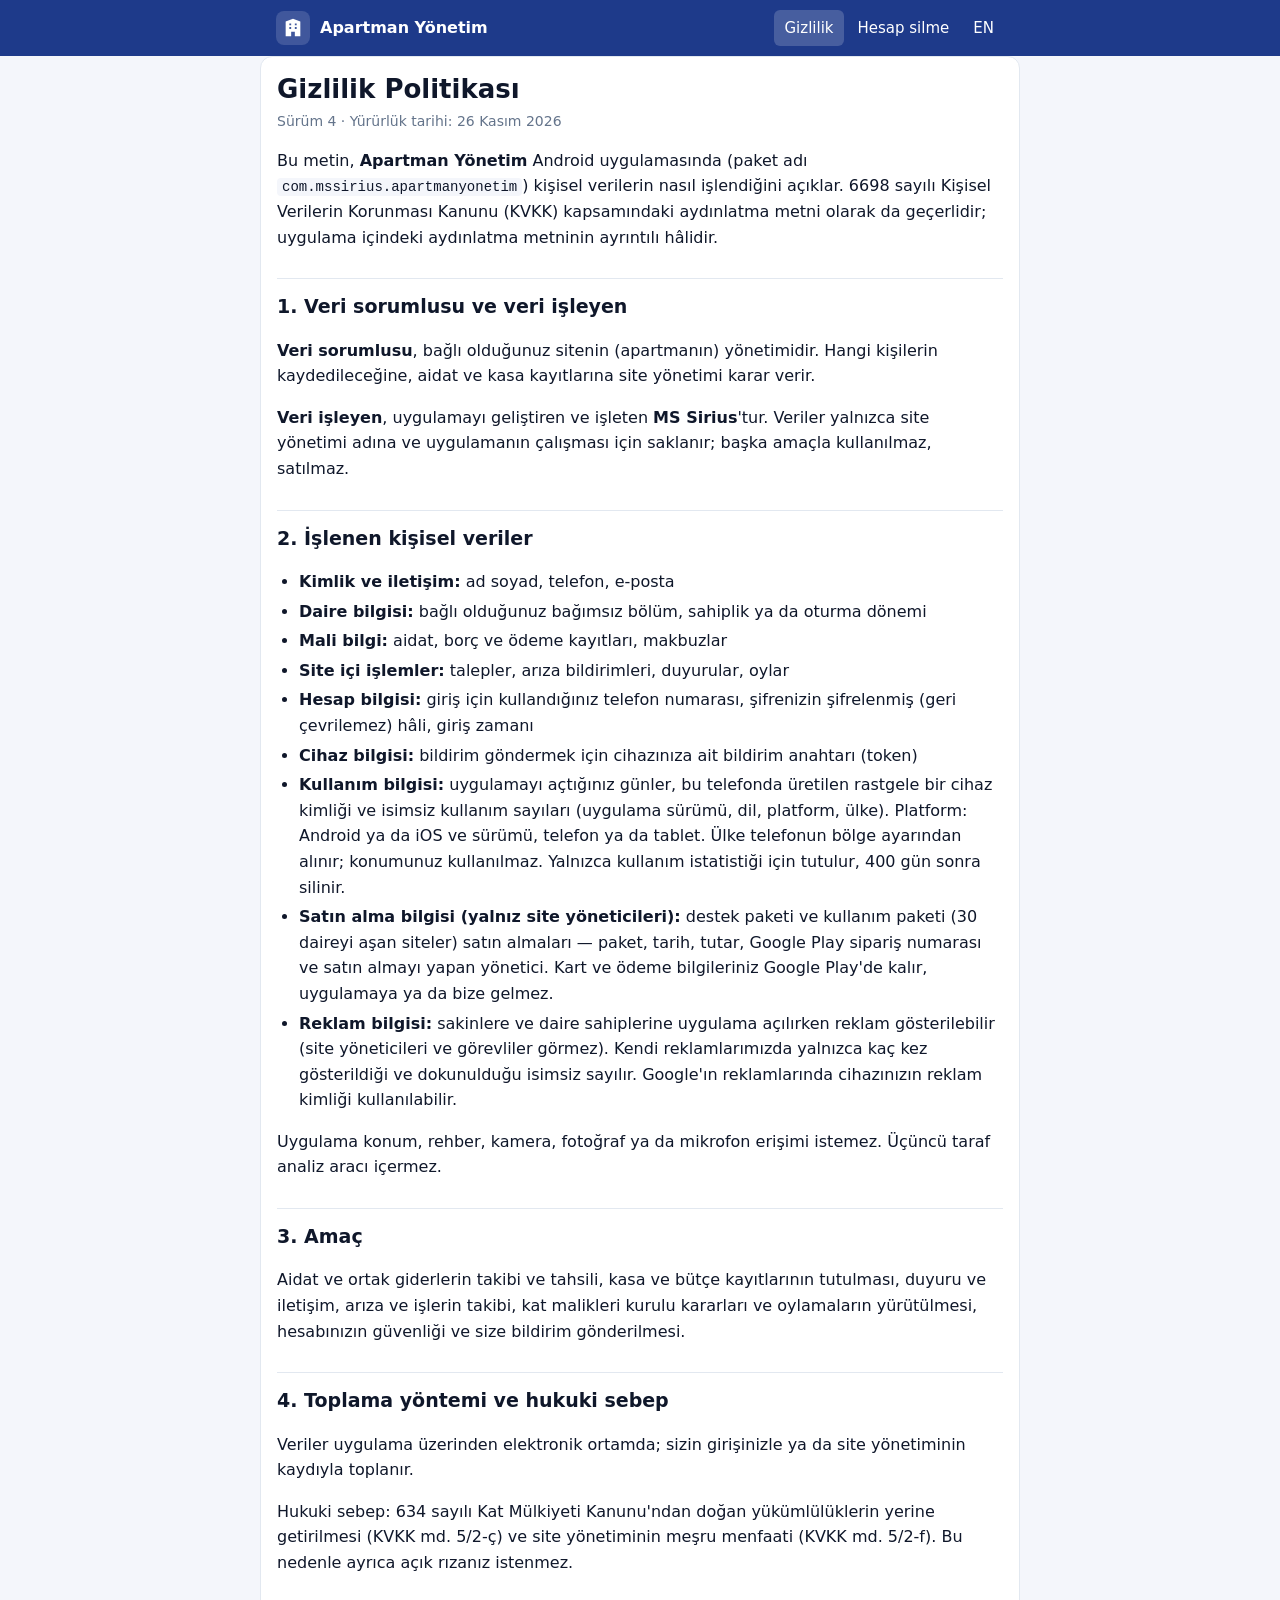
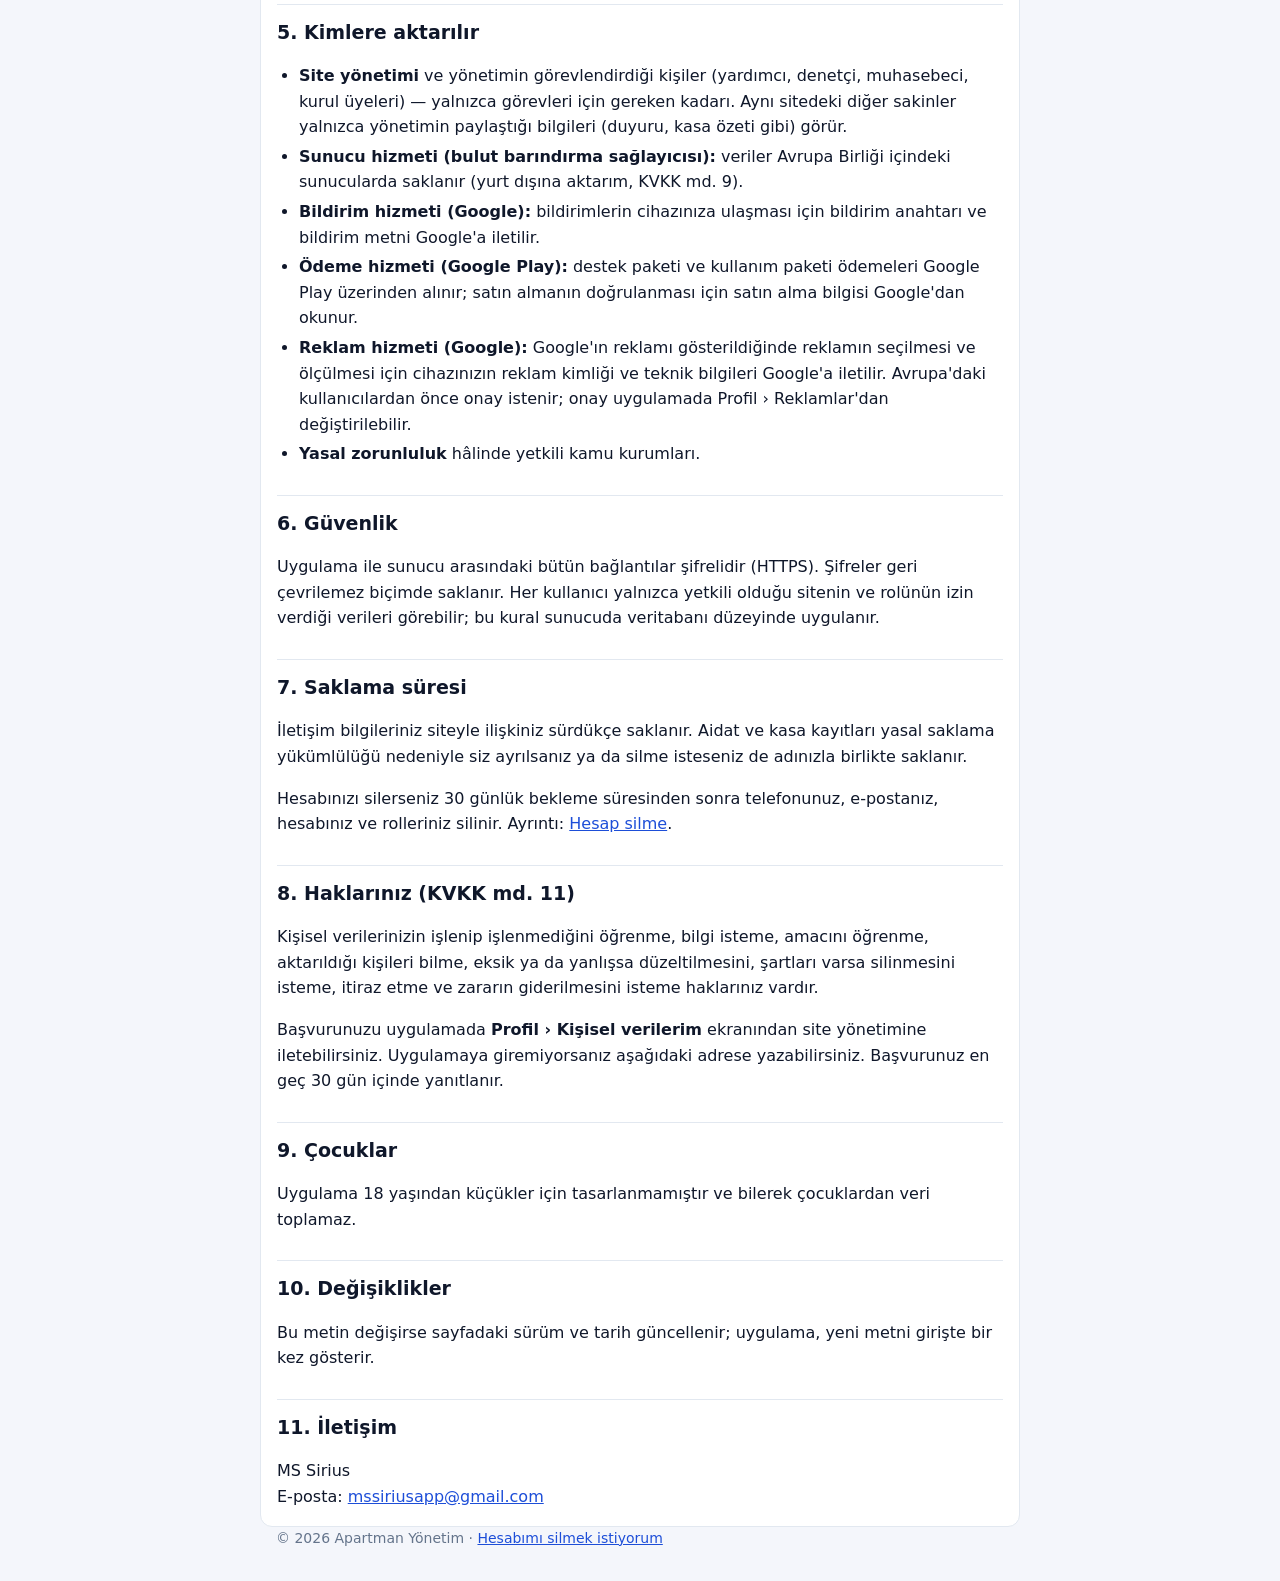
<file: index.html>
<!doctype html>
<html lang="tr"><head><meta charset="utf-8"><meta name="viewport" content="width=device-width, initial-scale=1">
<title>Apartman Yönetim</title><meta http-equiv="refresh" content="0; url=gizlilik.html">
<link rel="stylesheet" href="stil.css"></head>
<body><main class="wrap"><p><a href="gizlilik.html">Gizlilik Politikası</a> · <a href="hesap-silme.html">Hesap silme</a></p></main></body></html>
</file>
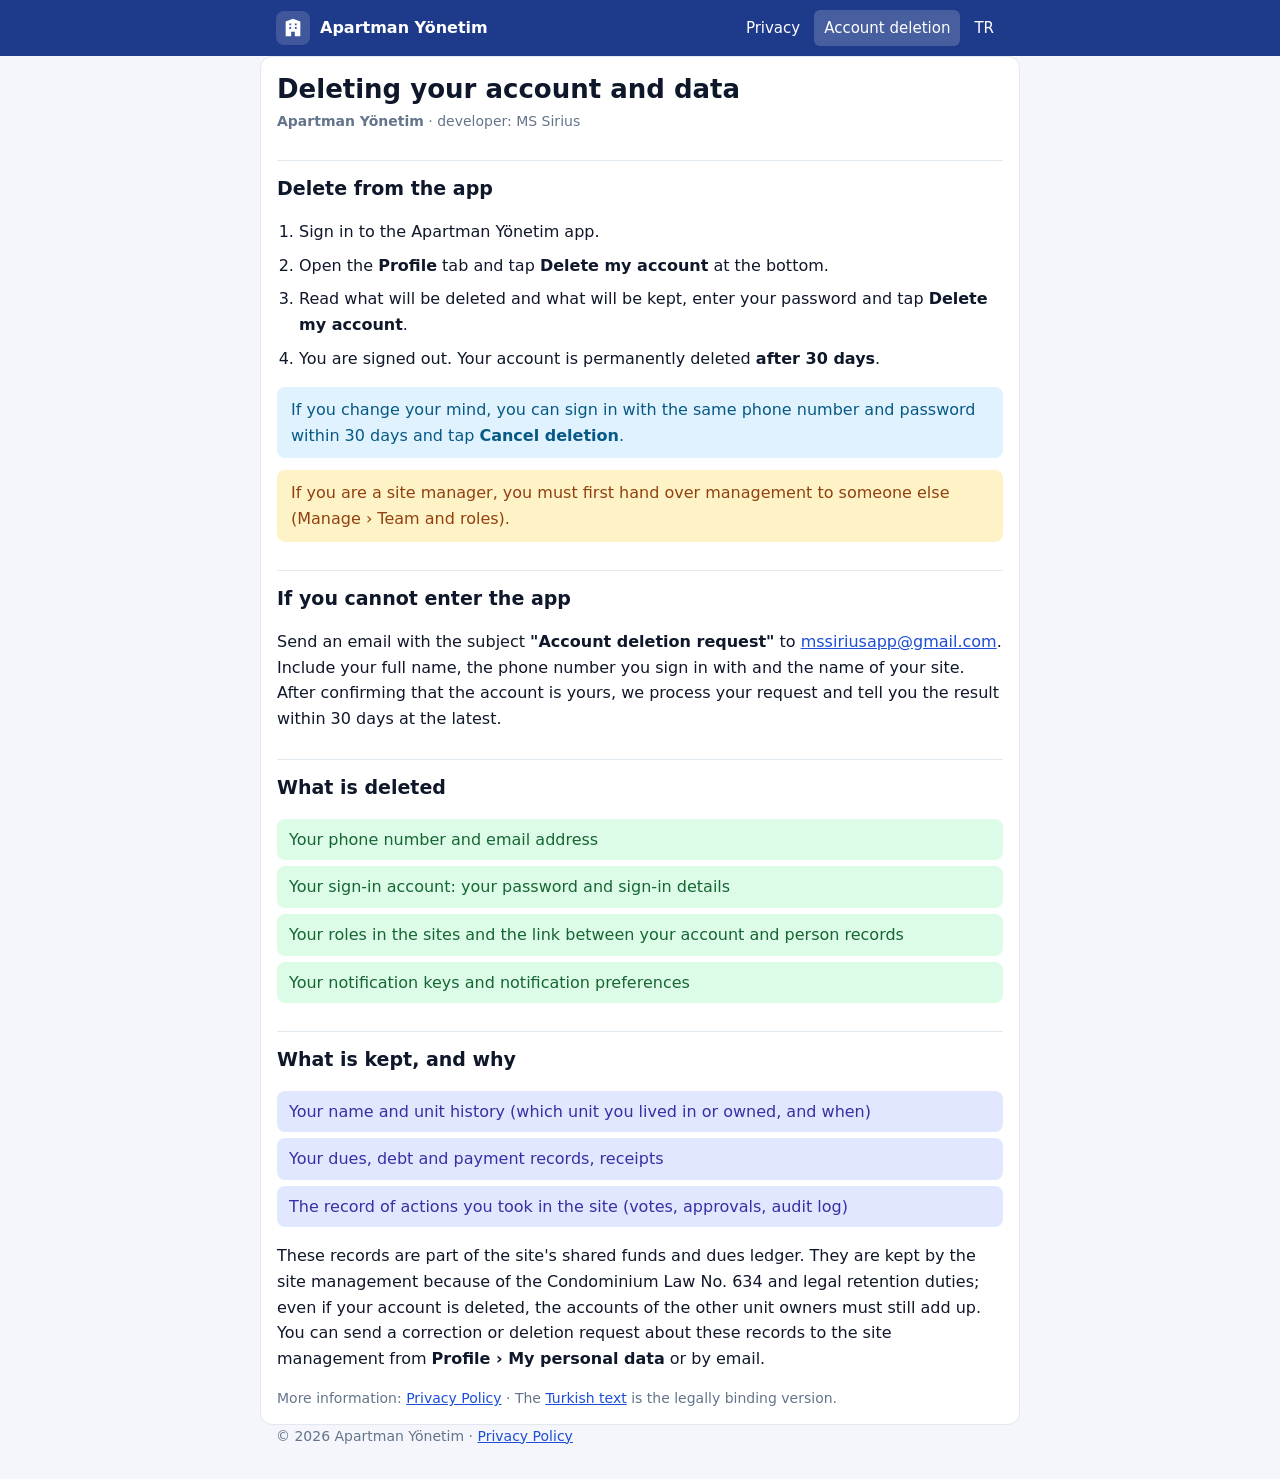
<file: account-deletion.html>
<!doctype html>
<html lang="en">
<head>
<meta charset="utf-8">
<meta name="viewport" content="width=device-width, initial-scale=1">
<title>Account Deletion · Apartman Yönetim</title>
<meta name="description" content="How to delete your Apartman Yönetim account and data.">
<link rel="stylesheet" href="stil.css">
</head>
<body>
<header class="bar">
  <div class="wrap bar-in">
    <span class="logo" aria-hidden="true"><svg viewBox="0 0 24 24" width="22" height="22"><path fill="#fff" d="M4 21V5l8-3 8 3v16h-6v-5h-4v5H4Zm4-12h2V7H8v2Zm0 4h2v-2H8v2Zm6-4h2V7h-2v2Zm0 4h2v-2h-2v2Z"/></svg></span>
    <span class="brand">Apartman Yönetim</span>
    <nav><a href="privacy.html">Privacy</a><a href="account-deletion.html" aria-current="page">Account deletion</a><a href="hesap-silme.html" lang="tr">TR</a></nav>
  </div>
</header>

<main class="wrap">
  <h1>Deleting your account and data</h1>
  <p class="meta"><b>Apartman Yönetim</b> · developer: MS Sirius</p>

  <h2>Delete from the app</h2>
  <ol class="steps">
    <li>Sign in to the Apartman Yönetim app.</li>
    <li>Open the <b>Profile</b> tab and tap <b>Delete my account</b> at the bottom.</li>
    <li>Read what will be deleted and what will be kept, enter your password and tap <b>Delete my account</b>.</li>
    <li>You are signed out. Your account is permanently deleted <b>after 30 days</b>.</li>
  </ol>
  <div class="note">If you change your mind, you can sign in with the same phone number and password within 30 days
  and tap <b>Cancel deletion</b>.</div>
  <div class="note warn">If you are a site manager, you must first hand over management to someone else
  (Manage › Team and roles).</div>

  <h2>If you cannot enter the app</h2>
  <p>Send an email with the subject <b>"Account deletion request"</b> to
  <a href="mailto:mssiriusapp@gmail.com?subject=Account%20deletion%20request">mssiriusapp@gmail.com</a>. Include your
  full name, the phone number you sign in with and the name of your site. After confirming that the account is yours,
  we process your request and tell you the result within 30 days at the latest.</p>

  <h2>What is deleted</h2>
  <ul class="list ok">
    <li>Your phone number and email address</li>
    <li>Your sign-in account: your password and sign-in details</li>
    <li>Your roles in the sites and the link between your account and person records</li>
    <li>Your notification keys and notification preferences</li>
  </ul>

  <h2>What is kept, and why</h2>
  <ul class="list keep">
    <li>Your name and unit history (which unit you lived in or owned, and when)</li>
    <li>Your dues, debt and payment records, receipts</li>
    <li>The record of actions you took in the site (votes, approvals, audit log)</li>
  </ul>
  <p>These records are part of the site's shared funds and dues ledger. They are kept by the site management because
  of the Condominium Law No. 634 and legal retention duties; even if your account is deleted, the accounts of the other
  unit owners must still add up. You can send a correction or deletion request about these records to the site
  management from <b>Profile › My personal data</b> or by email.</p>

  <p class="meta">More information: <a href="privacy.html">Privacy Policy</a> ·
  The <a href="hesap-silme.html" lang="tr">Turkish text</a> is the legally binding version.</p>
</main>

<footer class="wrap foot">© 2026 Apartman Yönetim · <a href="privacy.html">Privacy Policy</a></footer>
</body>
</html>
</file>
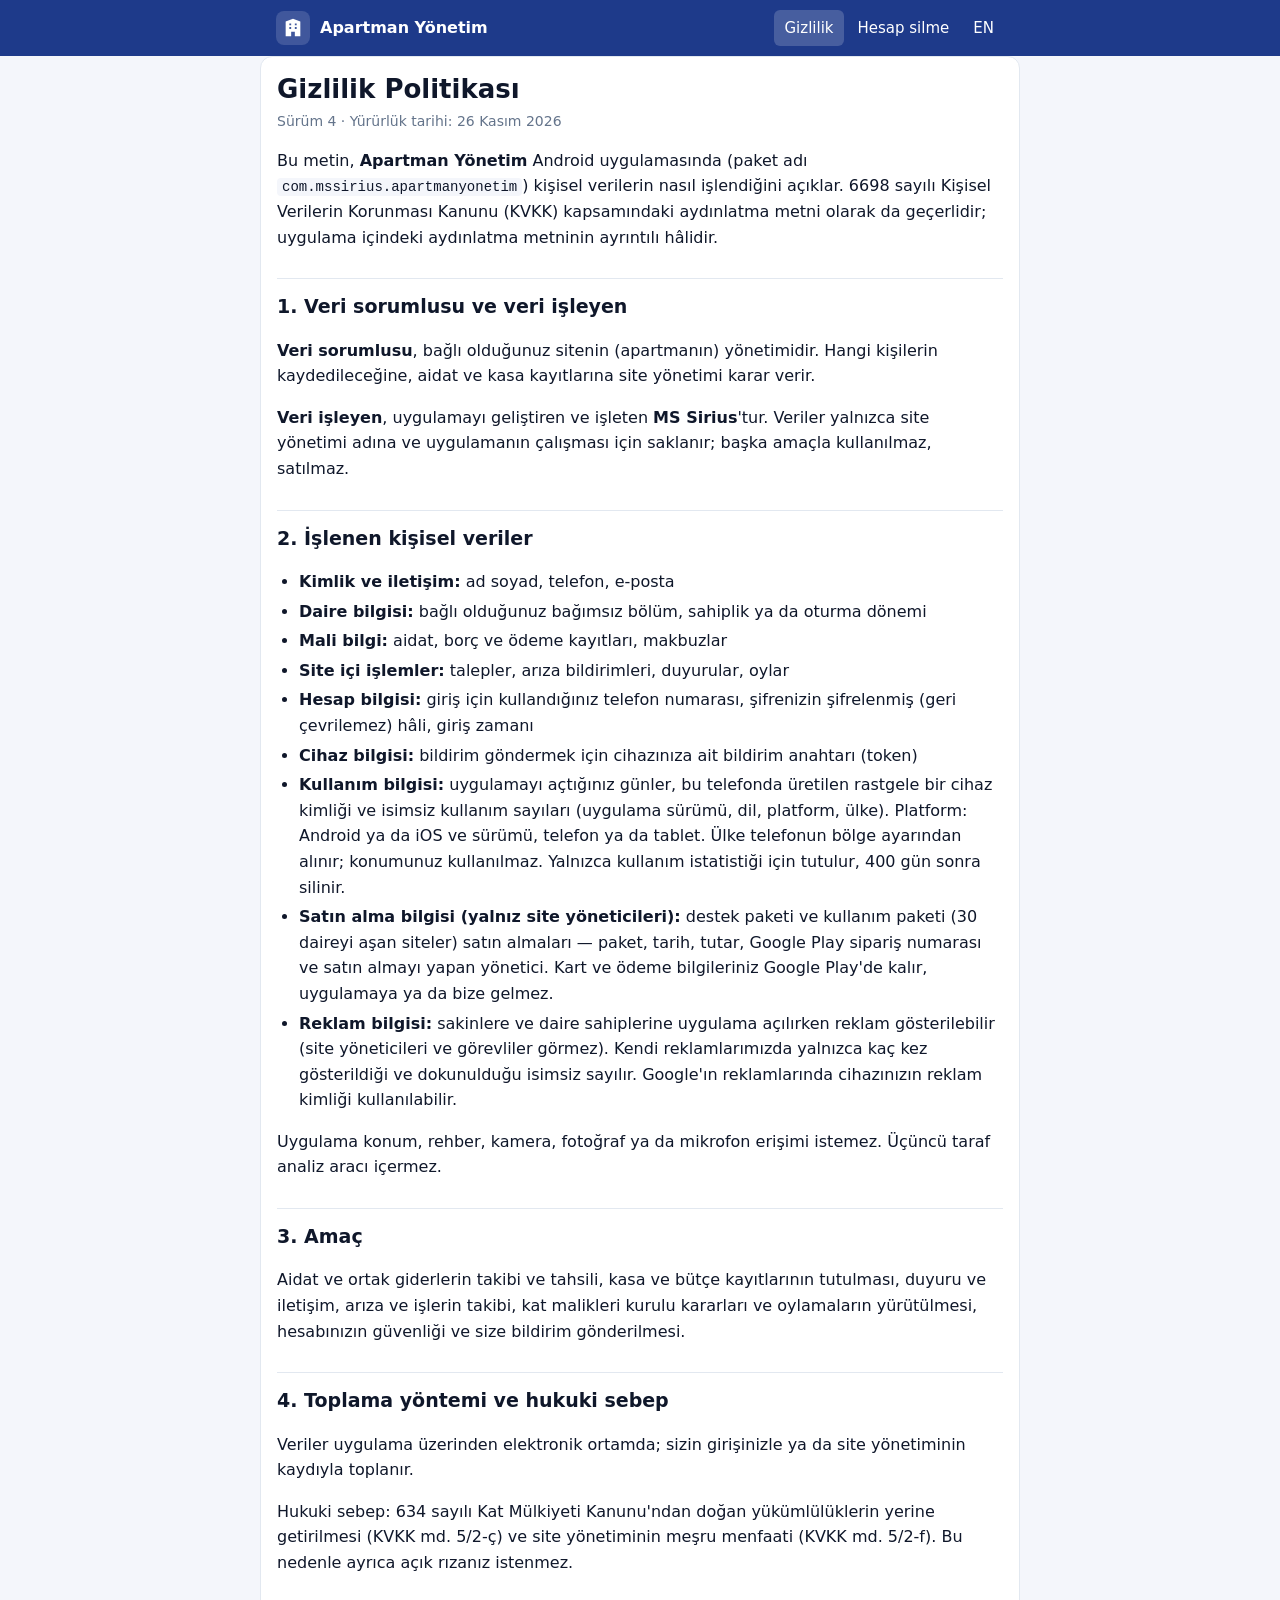
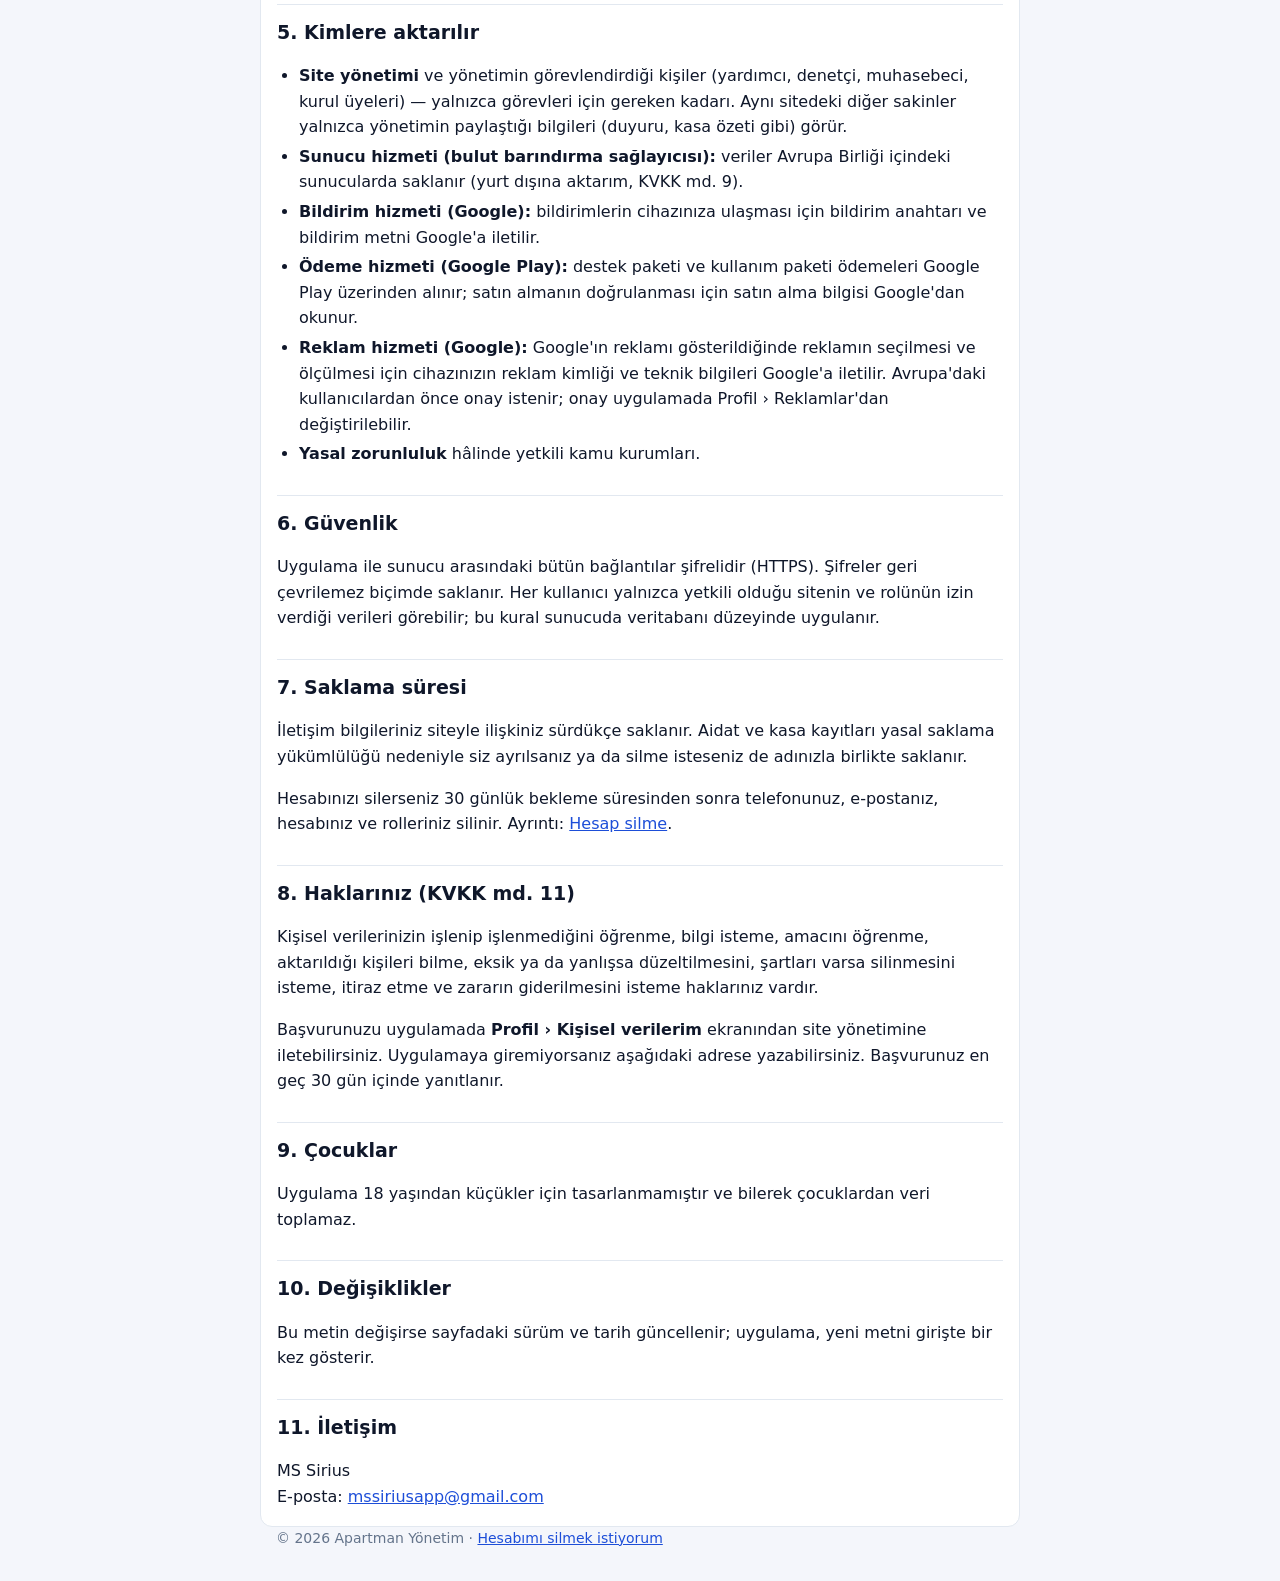
<file: gizlilik.html>
<!doctype html>
<html lang="tr">
<head>
<meta charset="utf-8">
<meta name="viewport" content="width=device-width, initial-scale=1">
<title>Gizlilik Politikası · Apartman Yönetim</title>
<meta name="description" content="Apartman Yönetim uygulamasının gizlilik politikası ve KVKK aydınlatma metni.">
<link rel="stylesheet" href="stil.css">
</head>
<body>
<header class="bar">
  <div class="wrap bar-in">
    <span class="logo" aria-hidden="true"><svg viewBox="0 0 24 24" width="22" height="22"><path fill="#fff" d="M4 21V5l8-3 8 3v16h-6v-5h-4v5H4Zm4-12h2V7H8v2Zm0 4h2v-2H8v2Zm6-4h2V7h-2v2Zm0 4h2v-2h-2v2Z"/></svg></span>
    <span class="brand">Apartman Yönetim</span>
    <nav><a href="gizlilik.html" aria-current="page">Gizlilik</a><a href="hesap-silme.html">Hesap silme</a><a href="privacy.html" lang="en">EN</a></nav>
  </div>
</header>

<main class="wrap">
  <h1>Gizlilik Politikası</h1>
  <p class="meta">Sürüm 4 · Yürürlük tarihi: 26 Kasım 2026</p>

  <p>Bu metin, <b>Apartman Yönetim</b> Android uygulamasında (paket adı <code>com.mssirius.apartmanyonetim</code>)
  kişisel verilerin nasıl işlendiğini açıklar. 6698 sayılı Kişisel Verilerin Korunması Kanunu (KVKK) kapsamındaki
  aydınlatma metni olarak da geçerlidir; uygulama içindeki aydınlatma metninin ayrıntılı hâlidir.</p>

  <h2>1. Veri sorumlusu ve veri işleyen</h2>
  <p><b>Veri sorumlusu</b>, bağlı olduğunuz sitenin (apartmanın) yönetimidir. Hangi kişilerin kaydedileceğine,
  aidat ve kasa kayıtlarına site yönetimi karar verir.</p>
  <p><b>Veri işleyen</b>, uygulamayı geliştiren ve işleten <b>MS Sirius</b>'tur. Veriler
  yalnızca site yönetimi adına ve uygulamanın çalışması için saklanır; başka amaçla kullanılmaz, satılmaz.</p>

  <h2>2. İşlenen kişisel veriler</h2>
  <ul>
    <li><b>Kimlik ve iletişim:</b> ad soyad, telefon, e-posta</li>
    <li><b>Daire bilgisi:</b> bağlı olduğunuz bağımsız bölüm, sahiplik ya da oturma dönemi</li>
    <li><b>Mali bilgi:</b> aidat, borç ve ödeme kayıtları, makbuzlar</li>
    <li><b>Site içi işlemler:</b> talepler, arıza bildirimleri, duyurular, oylar</li>
    <li><b>Hesap bilgisi:</b> giriş için kullandığınız telefon numarası, şifrenizin şifrelenmiş (geri çevrilemez) hâli, giriş zamanı</li>
    <li><b>Cihaz bilgisi:</b> bildirim göndermek için cihazınıza ait bildirim anahtarı (token)</li>
    <li><b>Kullanım bilgisi:</b> uygulamayı açtığınız günler, bu telefonda üretilen rastgele bir cihaz kimliği ve
      isimsiz kullanım sayıları (uygulama sürümü, dil, platform, ülke). Platform: Android ya da iOS ve sürümü, telefon
      ya da tablet. Ülke telefonun bölge ayarından alınır; konumunuz kullanılmaz. Yalnızca kullanım istatistiği için
      tutulur, 400 gün sonra silinir.</li>
    <li><b>Satın alma bilgisi (yalnız site yöneticileri):</b> destek paketi ve kullanım paketi (30 daireyi aşan siteler) satın almaları — paket, tarih, tutar,
      Google Play sipariş numarası ve satın almayı yapan yönetici. Kart ve ödeme bilgileriniz Google Play'de kalır,
      uygulamaya ya da bize gelmez.</li>
    <li><b>Reklam bilgisi:</b> sakinlere ve daire sahiplerine uygulama açılırken reklam gösterilebilir (site
      yöneticileri ve görevliler görmez). Kendi reklamlarımızda yalnızca kaç kez gösterildiği ve dokunulduğu isimsiz
      sayılır. Google'ın reklamlarında cihazınızın reklam kimliği kullanılabilir.</li>
  </ul>
  <p>Uygulama konum, rehber, kamera, fotoğraf ya da mikrofon erişimi istemez. Üçüncü taraf analiz aracı
  içermez.</p>

  <h2>3. Amaç</h2>
  <p>Aidat ve ortak giderlerin takibi ve tahsili, kasa ve bütçe kayıtlarının tutulması, duyuru ve iletişim,
  arıza ve işlerin takibi, kat malikleri kurulu kararları ve oylamaların yürütülmesi, hesabınızın güvenliği ve
  size bildirim gönderilmesi.</p>

  <h2>4. Toplama yöntemi ve hukuki sebep</h2>
  <p>Veriler uygulama üzerinden elektronik ortamda; sizin girişinizle ya da site yönetiminin kaydıyla toplanır.</p>
  <p>Hukuki sebep: 634 sayılı Kat Mülkiyeti Kanunu'ndan doğan yükümlülüklerin yerine getirilmesi (KVKK md. 5/2-ç)
  ve site yönetiminin meşru menfaati (KVKK md. 5/2-f). Bu nedenle ayrıca açık rızanız istenmez.</p>

  <h2>5. Kimlere aktarılır</h2>
  <ul>
    <li><b>Site yönetimi</b> ve yönetimin görevlendirdiği kişiler (yardımcı, denetçi, muhasebeci, kurul üyeleri) —
      yalnızca görevleri için gereken kadarı. Aynı sitedeki diğer sakinler yalnızca yönetimin paylaştığı bilgileri
      (duyuru, kasa özeti gibi) görür.</li>
    <li><b>Sunucu hizmeti (bulut barındırma sağlayıcısı):</b> veriler Avrupa Birliği içindeki sunucularda saklanır
      (yurt dışına aktarım, KVKK md. 9).</li>
    <li><b>Bildirim hizmeti (Google):</b> bildirimlerin cihazınıza ulaşması için bildirim
      anahtarı ve bildirim metni Google'a iletilir.</li>
    <li><b>Ödeme hizmeti (Google Play):</b> destek paketi ve kullanım paketi ödemeleri Google Play üzerinden alınır; satın almanın
      doğrulanması için satın alma bilgisi Google'dan okunur.</li>
    <li><b>Reklam hizmeti (Google):</b> Google'ın reklamı gösterildiğinde reklamın seçilmesi ve ölçülmesi için
      cihazınızın reklam kimliği ve teknik bilgileri Google'a iletilir. Avrupa'daki kullanıcılardan önce onay istenir;
      onay uygulamada Profil › Reklamlar'dan değiştirilebilir.</li>
    <li><b>Yasal zorunluluk</b> hâlinde yetkili kamu kurumları.</li>
  </ul>

  <h2>6. Güvenlik</h2>
  <p>Uygulama ile sunucu arasındaki bütün bağlantılar şifrelidir (HTTPS). Şifreler geri çevrilemez biçimde
  saklanır. Her kullanıcı yalnızca yetkili olduğu sitenin ve rolünün izin verdiği verileri görebilir; bu kural
  sunucuda veritabanı düzeyinde uygulanır.</p>

  <h2>7. Saklama süresi</h2>
  <p>İletişim bilgileriniz siteyle ilişkiniz sürdükçe saklanır. Aidat ve kasa kayıtları yasal saklama
  yükümlülüğü nedeniyle siz ayrılsanız ya da silme isteseniz de adınızla birlikte saklanır.</p>
  <p>Hesabınızı silerseniz 30 günlük bekleme süresinden sonra telefonunuz, e-postanız, hesabınız ve rolleriniz
  silinir. Ayrıntı: <a href="hesap-silme.html">Hesap silme</a>.</p>

  <h2>8. Haklarınız (KVKK md. 11)</h2>
  <p>Kişisel verilerinizin işlenip işlenmediğini öğrenme, bilgi isteme, amacını öğrenme, aktarıldığı kişileri
  bilme, eksik ya da yanlışsa düzeltilmesini, şartları varsa silinmesini isteme, itiraz etme ve zararın
  giderilmesini isteme haklarınız vardır.</p>
  <p>Başvurunuzu uygulamada <b>Profil › Kişisel verilerim</b> ekranından site yönetimine iletebilirsiniz.
  Uygulamaya giremiyorsanız aşağıdaki adrese yazabilirsiniz. Başvurunuz en geç 30 gün içinde yanıtlanır.</p>

  <h2>9. Çocuklar</h2>
  <p>Uygulama 18 yaşından küçükler için tasarlanmamıştır ve bilerek çocuklardan veri toplamaz.</p>

  <h2>10. Değişiklikler</h2>
  <p>Bu metin değişirse sayfadaki sürüm ve tarih güncellenir; uygulama, yeni metni girişte bir kez gösterir.</p>

  <h2>11. İletişim</h2>
  <p>MS Sirius<br>
  E-posta: <a href="mailto:mssiriusapp@gmail.com">mssiriusapp@gmail.com</a></p>
</main>

<footer class="wrap foot">© 2026 Apartman Yönetim · <a href="hesap-silme.html">Hesabımı silmek istiyorum</a></footer>
</body>
</html>
</file>
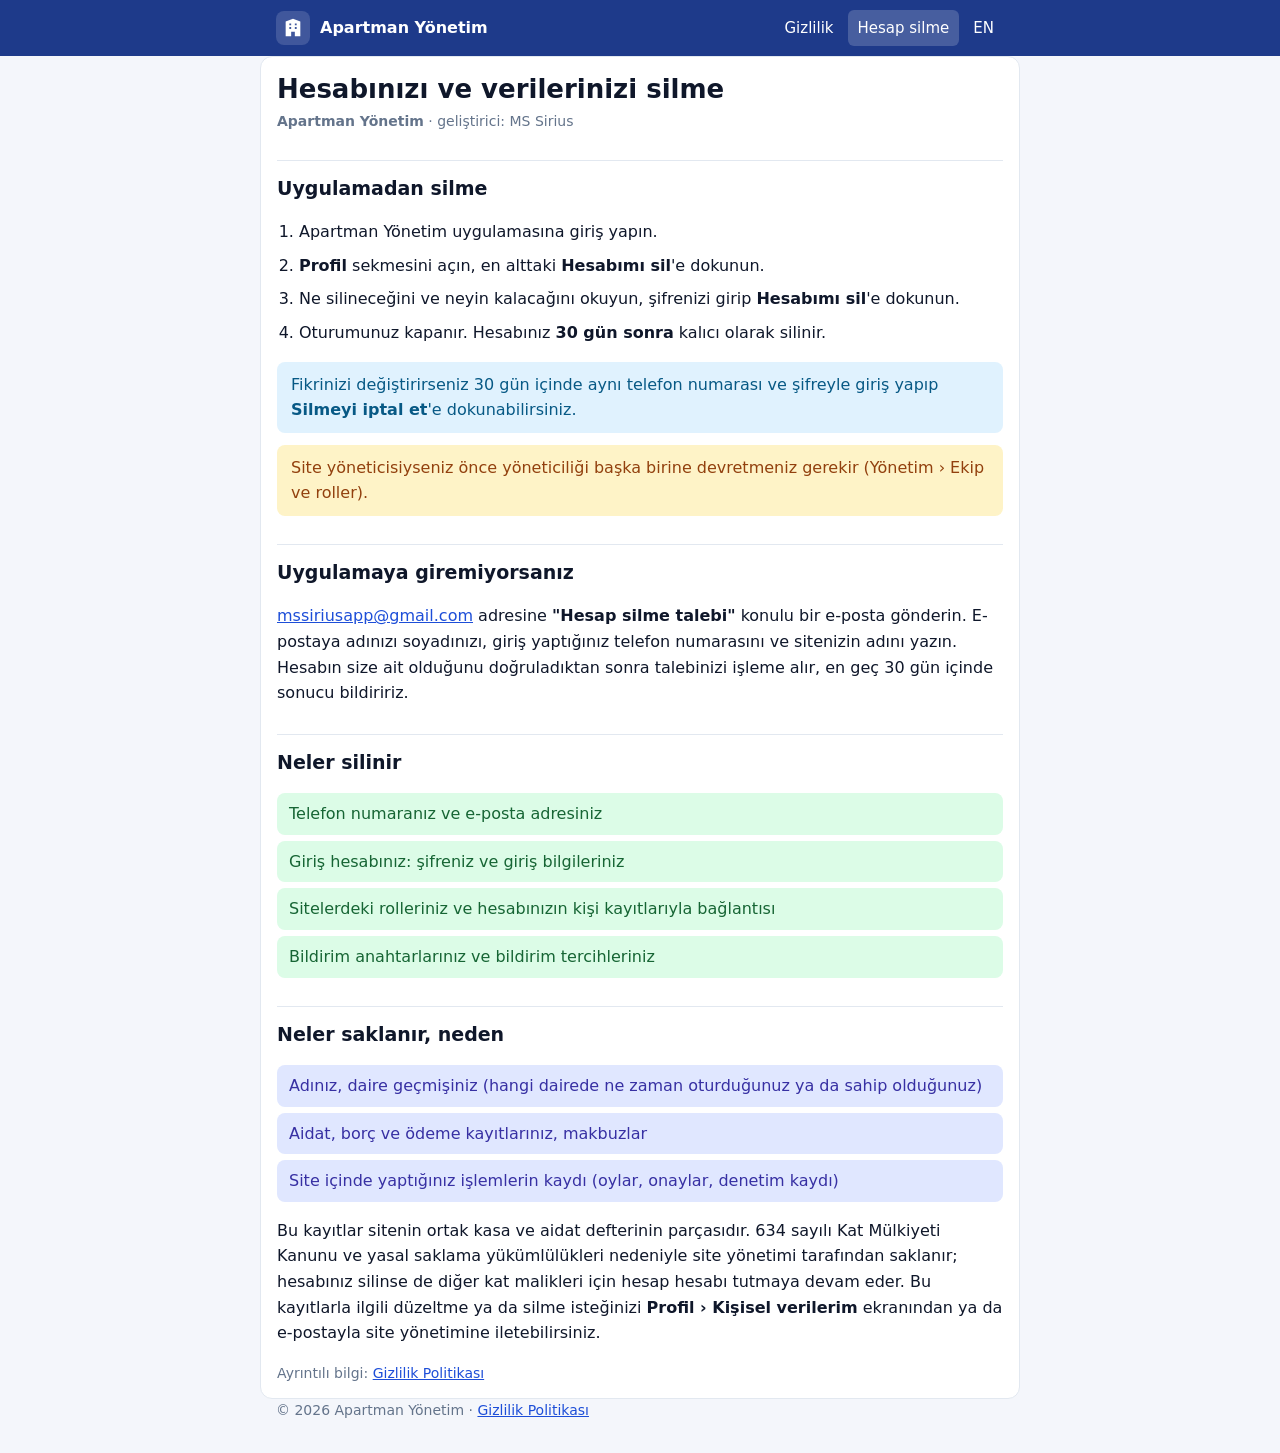
<file: hesap-silme.html>
<!doctype html>
<html lang="tr">
<head>
<meta charset="utf-8">
<meta name="viewport" content="width=device-width, initial-scale=1">
<title>Hesap Silme · Apartman Yönetim</title>
<meta name="description" content="Apartman Yönetim hesabınızı ve verilerinizi nasıl silebilirsiniz.">
<link rel="stylesheet" href="stil.css">
</head>
<body>
<header class="bar">
  <div class="wrap bar-in">
    <span class="logo" aria-hidden="true"><svg viewBox="0 0 24 24" width="22" height="22"><path fill="#fff" d="M4 21V5l8-3 8 3v16h-6v-5h-4v5H4Zm4-12h2V7H8v2Zm0 4h2v-2H8v2Zm6-4h2V7h-2v2Zm0 4h2v-2h-2v2Z"/></svg></span>
    <span class="brand">Apartman Yönetim</span>
    <nav><a href="gizlilik.html">Gizlilik</a><a href="hesap-silme.html" aria-current="page">Hesap silme</a><a href="account-deletion.html" lang="en">EN</a></nav>
  </div>
</header>

<main class="wrap">
  <h1>Hesabınızı ve verilerinizi silme</h1>
  <p class="meta"><b>Apartman Yönetim</b> · geliştirici: MS Sirius</p>

  <h2>Uygulamadan silme</h2>
  <ol class="steps">
    <li>Apartman Yönetim uygulamasına giriş yapın.</li>
    <li><b>Profil</b> sekmesini açın, en alttaki <b>Hesabımı sil</b>'e dokunun.</li>
    <li>Ne silineceğini ve neyin kalacağını okuyun, şifrenizi girip <b>Hesabımı sil</b>'e dokunun.</li>
    <li>Oturumunuz kapanır. Hesabınız <b>30 gün sonra</b> kalıcı olarak silinir.</li>
  </ol>
  <div class="note">Fikrinizi değiştirirseniz 30 gün içinde aynı telefon numarası ve şifreyle giriş yapıp
  <b>Silmeyi iptal et</b>'e dokunabilirsiniz.</div>
  <div class="note warn">Site yöneticisiyseniz önce yöneticiliği başka birine devretmeniz gerekir
  (Yönetim › Ekip ve roller).</div>

  <h2>Uygulamaya giremiyorsanız</h2>
  <p><a href="mailto:mssiriusapp@gmail.com?subject=Hesap%20silme%20talebi">mssiriusapp@gmail.com</a> adresine
  <b>"Hesap silme talebi"</b> konulu bir e-posta gönderin. E-postaya adınızı soyadınızı, giriş yaptığınız telefon
  numarasını ve sitenizin adını yazın. Hesabın size ait olduğunu doğruladıktan sonra talebinizi işleme alır,
  en geç 30 gün içinde sonucu bildiririz.</p>

  <h2>Neler silinir</h2>
  <ul class="list ok">
    <li>Telefon numaranız ve e-posta adresiniz</li>
    <li>Giriş hesabınız: şifreniz ve giriş bilgileriniz</li>
    <li>Sitelerdeki rolleriniz ve hesabınızın kişi kayıtlarıyla bağlantısı</li>
    <li>Bildirim anahtarlarınız ve bildirim tercihleriniz</li>
  </ul>

  <h2>Neler saklanır, neden</h2>
  <ul class="list keep">
    <li>Adınız, daire geçmişiniz (hangi dairede ne zaman oturduğunuz ya da sahip olduğunuz)</li>
    <li>Aidat, borç ve ödeme kayıtlarınız, makbuzlar</li>
    <li>Site içinde yaptığınız işlemlerin kaydı (oylar, onaylar, denetim kaydı)</li>
  </ul>
  <p>Bu kayıtlar sitenin ortak kasa ve aidat defterinin parçasıdır. 634 sayılı Kat Mülkiyeti Kanunu ve yasal
  saklama yükümlülükleri nedeniyle site yönetimi tarafından saklanır; hesabınız silinse de diğer kat malikleri
  için hesap hesabı tutmaya devam eder. Bu kayıtlarla ilgili düzeltme ya da silme isteğinizi
  <b>Profil › Kişisel verilerim</b> ekranından ya da e-postayla site yönetimine iletebilirsiniz.</p>

  <p class="meta">Ayrıntılı bilgi: <a href="gizlilik.html">Gizlilik Politikası</a></p>
</main>

<footer class="wrap foot">© 2026 Apartman Yönetim · <a href="gizlilik.html">Gizlilik Politikası</a></footer>
</body>
</html>
</file>
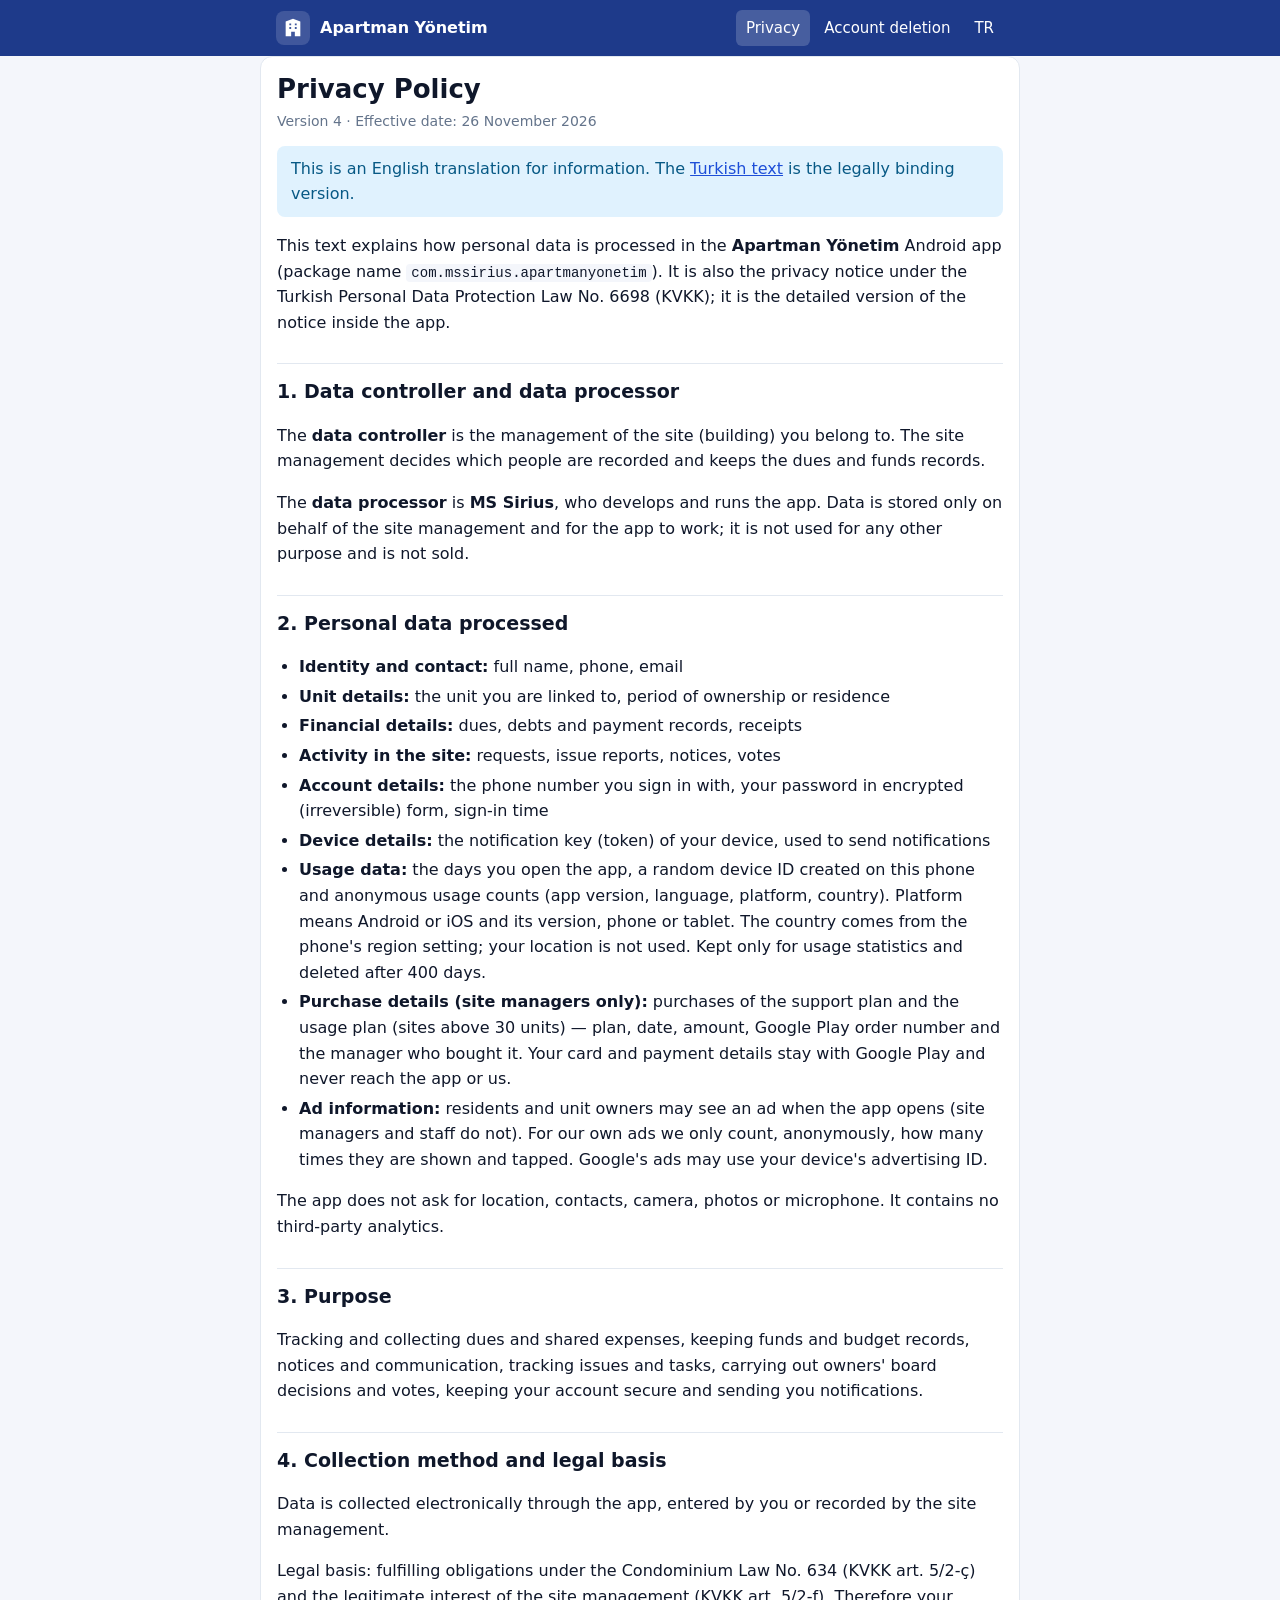
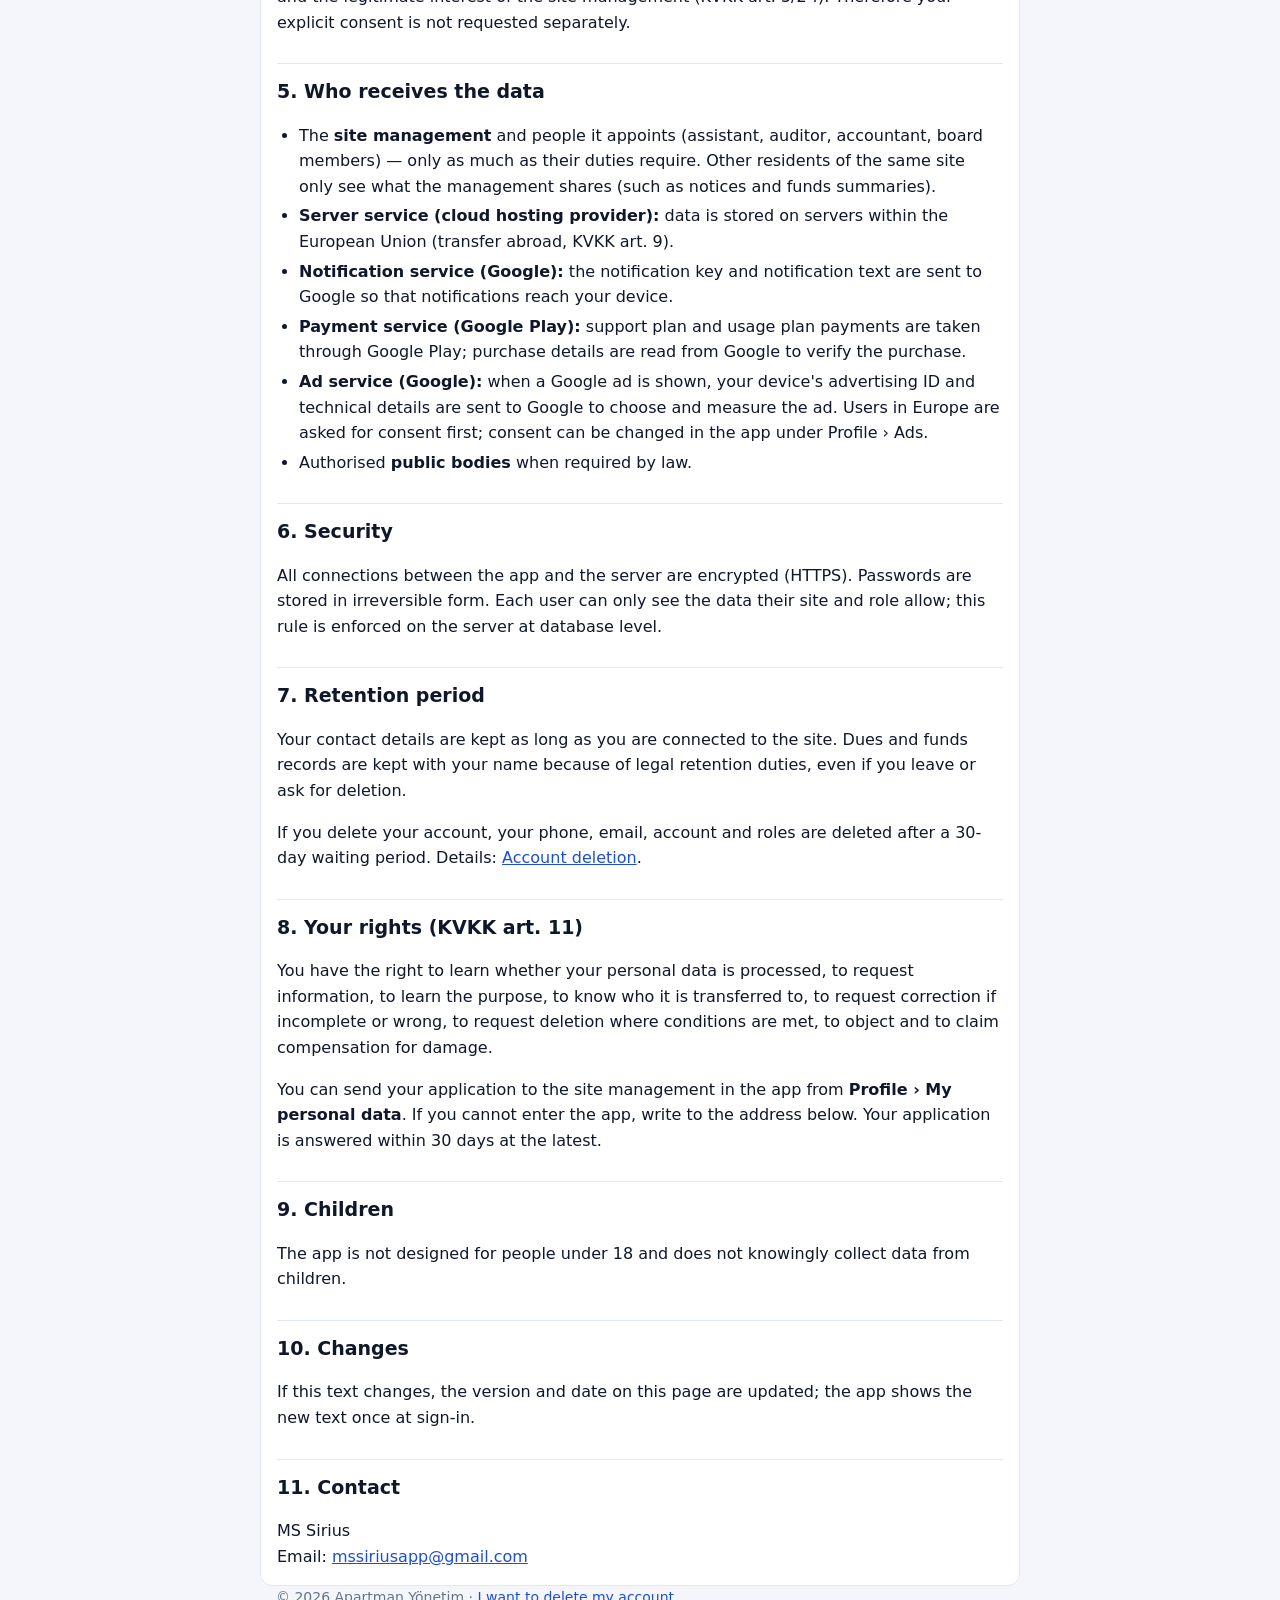
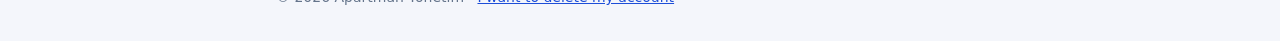
<file: privacy.html>
<!doctype html>
<html lang="en">
<head>
<meta charset="utf-8">
<meta name="viewport" content="width=device-width, initial-scale=1">
<title>Privacy Policy · Apartman Yönetim</title>
<meta name="description" content="Privacy policy and personal data notice of the Apartman Yönetim app.">
<link rel="stylesheet" href="stil.css">
</head>
<body>
<header class="bar">
  <div class="wrap bar-in">
    <span class="logo" aria-hidden="true"><svg viewBox="0 0 24 24" width="22" height="22"><path fill="#fff" d="M4 21V5l8-3 8 3v16h-6v-5h-4v5H4Zm4-12h2V7H8v2Zm0 4h2v-2H8v2Zm6-4h2V7h-2v2Zm0 4h2v-2h-2v2Z"/></svg></span>
    <span class="brand">Apartman Yönetim</span>
    <nav><a href="privacy.html" aria-current="page">Privacy</a><a href="account-deletion.html">Account deletion</a><a href="gizlilik.html" lang="tr">TR</a></nav>
  </div>
</header>

<main class="wrap">
  <h1>Privacy Policy</h1>
  <p class="meta">Version 4 · Effective date: 26 November 2026</p>
  <div class="note">This is an English translation for information. The <a href="gizlilik.html" lang="tr">Turkish text</a>
  is the legally binding version.</div>

  <p>This text explains how personal data is processed in the <b>Apartman Yönetim</b> Android app (package name
  <code>com.mssirius.apartmanyonetim</code>). It is also the privacy notice under the Turkish Personal Data Protection
  Law No. 6698 (KVKK); it is the detailed version of the notice inside the app.</p>

  <h2>1. Data controller and data processor</h2>
  <p>The <b>data controller</b> is the management of the site (building) you belong to. The site management decides
  which people are recorded and keeps the dues and funds records.</p>
  <p>The <b>data processor</b> is <b>MS Sirius</b>, who develops and runs the app. Data is stored only on behalf of the
  site management and for the app to work; it is not used for any other purpose and is not sold.</p>

  <h2>2. Personal data processed</h2>
  <ul>
    <li><b>Identity and contact:</b> full name, phone, email</li>
    <li><b>Unit details:</b> the unit you are linked to, period of ownership or residence</li>
    <li><b>Financial details:</b> dues, debts and payment records, receipts</li>
    <li><b>Activity in the site:</b> requests, issue reports, notices, votes</li>
    <li><b>Account details:</b> the phone number you sign in with, your password in encrypted (irreversible) form, sign-in time</li>
    <li><b>Device details:</b> the notification key (token) of your device, used to send notifications</li>
    <li><b>Usage data:</b> the days you open the app, a random device ID created on this phone and anonymous usage
      counts (app version, language, platform, country). Platform means Android or iOS and its version, phone or
      tablet. The country comes from the phone's region setting; your location is not used. Kept only for usage
      statistics and deleted after 400 days.</li>
    <li><b>Purchase details (site managers only):</b> purchases of the support plan and the usage plan (sites above 30
      units) — plan, date, amount, Google Play order number and the manager who bought it. Your card and payment
      details stay with Google Play and never reach the app or us.</li>
    <li><b>Ad information:</b> residents and unit owners may see an ad when the app opens (site managers and staff
      do not). For our own ads we only count, anonymously, how many times they are shown and tapped. Google's ads
      may use your device's advertising ID.</li>
  </ul>
  <p>The app does not ask for location, contacts, camera, photos or microphone. It contains no third-party
  analytics.</p>

  <h2>3. Purpose</h2>
  <p>Tracking and collecting dues and shared expenses, keeping funds and budget records, notices and communication,
  tracking issues and tasks, carrying out owners' board decisions and votes, keeping your account secure and sending
  you notifications.</p>

  <h2>4. Collection method and legal basis</h2>
  <p>Data is collected electronically through the app, entered by you or recorded by the site management.</p>
  <p>Legal basis: fulfilling obligations under the Condominium Law No. 634 (KVKK art. 5/2-ç) and the legitimate
  interest of the site management (KVKK art. 5/2-f). Therefore your explicit consent is not requested separately.</p>

  <h2>5. Who receives the data</h2>
  <ul>
    <li>The <b>site management</b> and people it appoints (assistant, auditor, accountant, board members) — only as
      much as their duties require. Other residents of the same site only see what the management shares (such as
      notices and funds summaries).</li>
    <li><b>Server service (cloud hosting provider):</b> data is stored on servers within the European Union (transfer abroad, KVKK art. 9).</li>
    <li><b>Notification service (Google):</b> the notification key and notification text are
      sent to Google so that notifications reach your device.</li>
    <li><b>Payment service (Google Play):</b> support plan and usage plan payments are taken through Google Play; purchase
      details are read from Google to verify the purchase.</li>
    <li><b>Ad service (Google):</b> when a Google ad is shown, your device's advertising ID and technical details are
      sent to Google to choose and measure the ad. Users in Europe are asked for consent first; consent can be
      changed in the app under Profile › Ads.</li>
    <li>Authorised <b>public bodies</b> when required by law.</li>
  </ul>

  <h2>6. Security</h2>
  <p>All connections between the app and the server are encrypted (HTTPS). Passwords are stored in irreversible form.
  Each user can only see the data their site and role allow; this rule is enforced on the server at database level.</p>

  <h2>7. Retention period</h2>
  <p>Your contact details are kept as long as you are connected to the site. Dues and funds records are kept with your
  name because of legal retention duties, even if you leave or ask for deletion.</p>
  <p>If you delete your account, your phone, email, account and roles are deleted after a 30-day waiting period.
  Details: <a href="account-deletion.html">Account deletion</a>.</p>

  <h2>8. Your rights (KVKK art. 11)</h2>
  <p>You have the right to learn whether your personal data is processed, to request information, to learn the
  purpose, to know who it is transferred to, to request correction if incomplete or wrong, to request deletion where
  conditions are met, to object and to claim compensation for damage.</p>
  <p>You can send your application to the site management in the app from <b>Profile › My personal data</b>. If you
  cannot enter the app, write to the address below. Your application is answered within 30 days at the latest.</p>

  <h2>9. Children</h2>
  <p>The app is not designed for people under 18 and does not knowingly collect data from children.</p>

  <h2>10. Changes</h2>
  <p>If this text changes, the version and date on this page are updated; the app shows the new text once at sign-in.</p>

  <h2>11. Contact</h2>
  <p>MS Sirius<br>
  Email: <a href="mailto:mssiriusapp@gmail.com">mssiriusapp@gmail.com</a></p>
</main>

<footer class="wrap foot">© 2026 Apartman Yönetim · <a href="account-deletion.html">I want to delete my account</a></footer>
</body>
</html>
</file>
<file: stil.css>
:root {
  --bg: #F4F6FB; --card: #FFFFFF; --text: #0F172A; --muted: #64748B; --line: #E2E8F0;
  --primary: #1E3A8A; --link: #1D4ED8; --ok-bg: #DCFCE7; --ok: #166534; --keep-bg: #E0E7FF; --keep: #3730A3;
  --warn-bg: #FEF3C7; --warn: #92400E; --info-bg: #E0F2FE; --info: #075985;
}
@media (prefers-color-scheme: dark) {
  :root {
    --bg: #0B1120; --card: #111827; --text: #E2E8F0; --muted: #94A3B8; --line: #1F2937;
    --link: #93C5FD; --ok-bg: #052E16; --ok: #86EFAC; --keep-bg: #1E1B4B; --keep: #C7D2FE;
    --warn-bg: #3A2A05; --warn: #FCD34D; --info-bg: #082F49; --info: #7DD3FC;
  }
}
* { box-sizing: border-box; }
body { margin: 0; background: var(--bg); color: var(--text);
  font: 16px/1.6 system-ui, -apple-system, "Segoe UI", Roboto, sans-serif; }
.wrap { max-width: 760px; margin: 0 auto; padding: 0 16px; }
.bar { background: var(--primary); color: #fff; }
.bar-in { display: flex; align-items: center; gap: 10px; min-height: 56px; flex-wrap: wrap; }
.logo { display: inline-flex; width: 34px; height: 34px; border-radius: 8px; background: rgba(255,255,255,.15);
  align-items: center; justify-content: center; }
.brand { font-weight: 700; margin-right: auto; }
nav { display: flex; gap: 4px; }
nav a { color: #fff; text-decoration: none; padding: 6px 10px; border-radius: 6px; font-size: 15px; }
nav a[aria-current="page"] { background: rgba(255,255,255,.18); }
main { background: var(--card); margin-top: 20px; margin-bottom: 20px; padding-top: 8px; padding-bottom: 24px;
  border: 1px solid var(--line); border-radius: 12px; }
@media (min-width: 700px) { main { padding: 12px 32px 32px; } }
h1 { font-size: 26px; line-height: 1.25; margin: 16px 0 4px; }
h2 { font-size: 19px; margin: 28px 0 8px; padding-top: 12px; border-top: 1px solid var(--line); }
.meta { color: var(--muted); font-size: 14px; margin-top: 0; }
a { color: var(--link); }
code { font-size: 14px; background: var(--bg); padding: 1px 5px; border-radius: 4px; }
ul, ol { padding-left: 22px; }
li { margin: 4px 0; }
.ph { background: var(--warn-bg); color: var(--warn); padding: 0 4px; border-radius: 4px; }
.steps li { margin: 8px 0; }
.note { background: var(--info-bg); color: var(--info); border-radius: 8px; padding: 10px 14px; margin: 12px 0; }
.note.warn { background: var(--warn-bg); color: var(--warn); }
.list { list-style: none; padding: 0; }
.list li { padding: 8px 12px; border-radius: 8px; margin: 6px 0; }
.list.ok li { background: var(--ok-bg); color: var(--ok); }
.list.keep li { background: var(--keep-bg); color: var(--keep); }
.foot { color: var(--muted); font-size: 14px; padding-bottom: 32px; }
</file>
